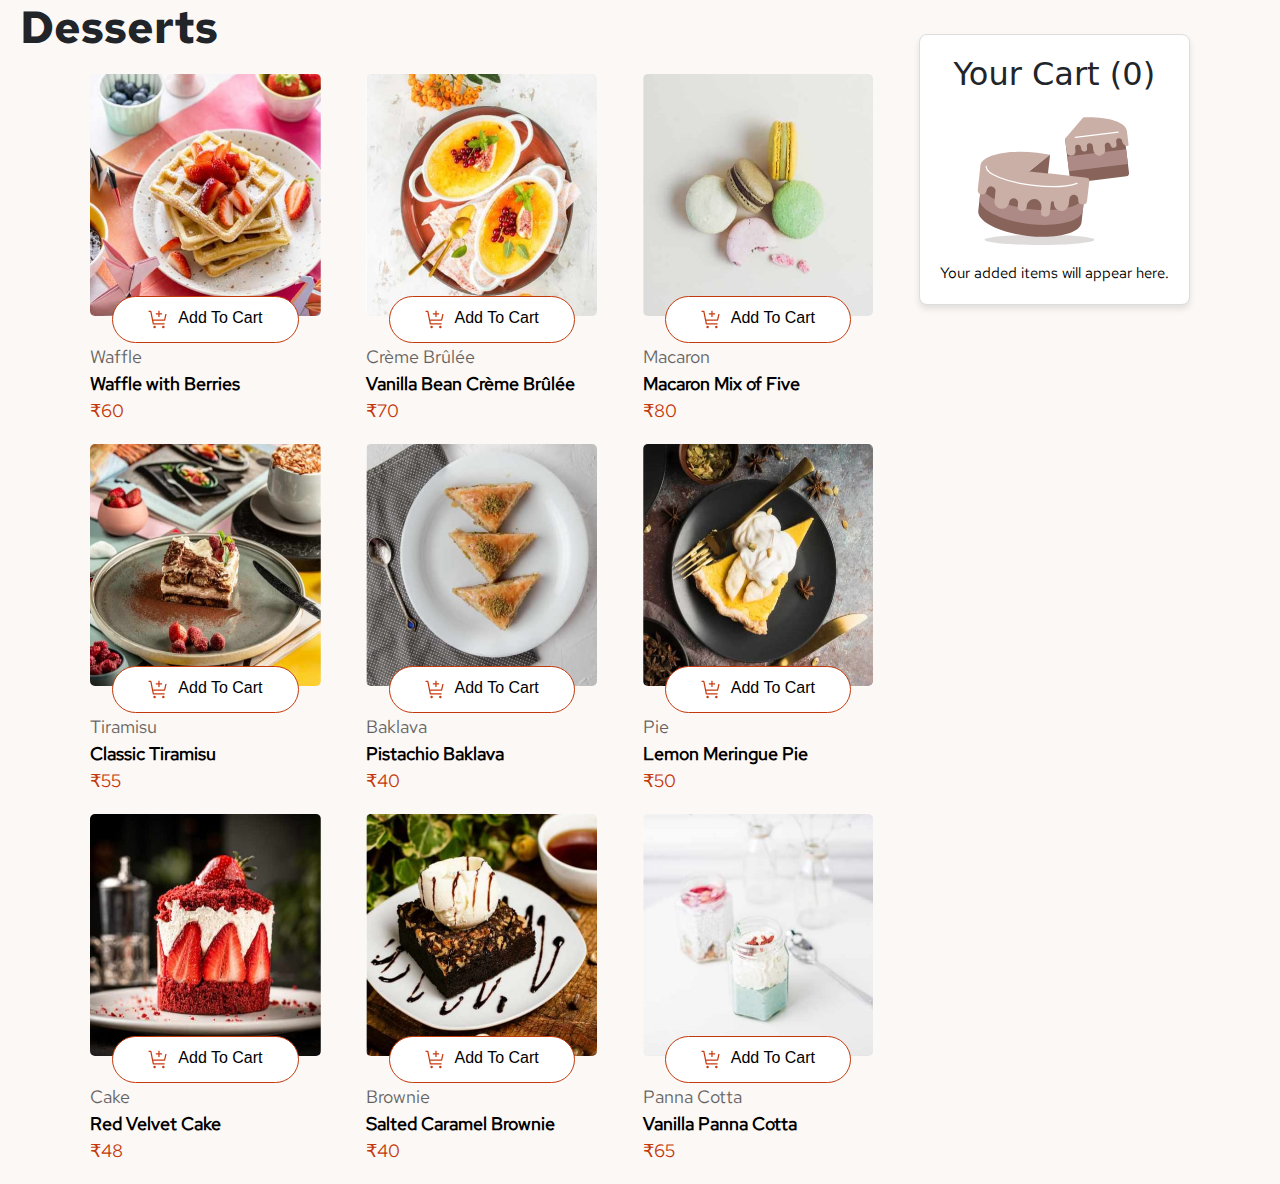
<file: index.html>
<!DOCTYPE html>
<html lang="en">

<head>
  <meta charset="UTF-8">
  <meta name="viewport" content="width=device-width, initial-scale=1.0">
  <!-- Font Awesome for icons -->
  <link href="https://cdnjs.cloudflare.com/ajax/libs/font-awesome/6.7.1/css/all.min.css" rel="stylesheet">
  <!-- Bootstrap for layout and styling -->
  <link href="https://cdn.jsdelivr.net/npm/bootstrap@5.3.3/dist/css/bootstrap.min.css" rel="stylesheet">
  <link rel="icon" type="image/png" sizes="32x32" href="./assets/images/favicon-32x32.png">
  <link rel="stylesheet" href="./style.css">
  <title>FoodCart</title>
</head>

<body>
  <h1><b>Desserts</b></h1>
  <div  id="dim"></div>
  <!-- Product Container -->
  <div class="container">
    <div class="overCont" style="display: none;"  >
      <img src="./assets/images/icon-order-confirmed.svg"  id="confirm" alt="Confirmed">
       <h2>Order Confirmed</h2>
    <div id="overlay"></div>
    <button id ="subNew">Submit New Order</button>
   </div>
    <div class="items">
      <!-- Items will be dynamically generated here -->
    </div>
    <div class="summ">
      <!-- Cart Summary -->
      <h2>Your Cart (<span id="cart-count">0</span>)</h2>
      <div id="cart-items">
        <!-- Cart items will be dynamically displayed here -->
        <img src="./assets/images/illustration-empty-cart.svg" alt="Empty Cart Icon" >
        <p>Your added items will appear here.</p>
      </div>
      
    </div>
  </div>

  <script src="./script.js"></script>
</body>

</html>
</file>
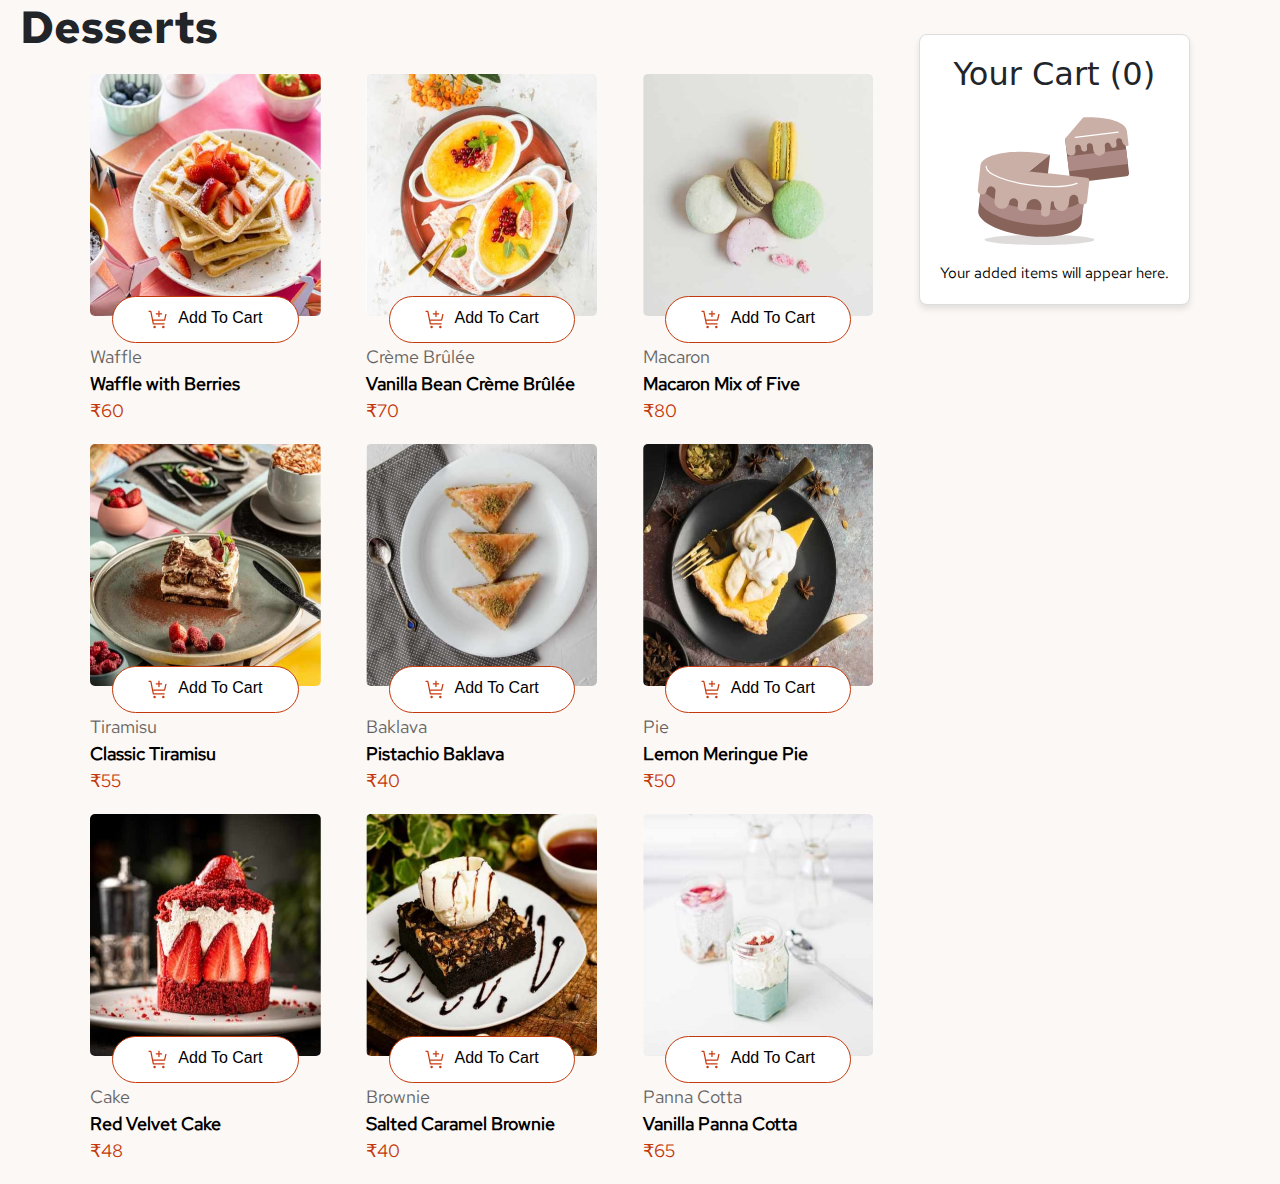
<file: home.html>
<!DOCTYPE html>
<html lang="en">

<head>
  <meta charset="UTF-8">
  <meta name="viewport" content="width=device-width, initial-scale=1.0">
  <!-- Font Awesome for icons -->
  <link href="https://cdnjs.cloudflare.com/ajax/libs/font-awesome/6.7.1/css/all.min.css" rel="stylesheet">
  <!-- Bootstrap for layout and styling -->
  <link href="https://cdn.jsdelivr.net/npm/bootstrap@5.3.3/dist/css/bootstrap.min.css" rel="stylesheet">
  <link rel="icon" type="image/png" sizes="32x32" href="./assets/images/favicon-32x32.png">
  <link rel="stylesheet" href="./style.css">
  <title>FoodCart</title>
</head>

<body>
  <h1><b>Desserts</b></h1>
  <div  id="dim"></div>
  <!-- Product Container -->
  <div class="container">
    <div class="overCont" style="display: none;"  >
      <img src="./assets/images/icon-order-confirmed.svg"  id="confirm" alt="Confirmed">
       <h2>Order Confirmed</h2>
    <div id="overlay">
    </div>
    <button id ="subNew">Submit New Order</button>
  </div>
    <div class="items">
      <!-- Items will be dynamically generated here -->
    </div>
    <div class="summ">
      <!-- Cart Summary -->
      <h2>Your Cart (<span id="cart-count">0</span>)</h2>
      <div id="cart-items">
        <!-- Cart items will be dynamically displayed here -->
        <img src="./assets/images/illustration-empty-cart.svg" alt="Empty Cart Icon" >
        <p>Your added items will appear here.</p>
      </div>
      
    </div>
  </div>

  <script src="./script.js"></script>
</body>

</html>
</file>
<file: style.css>
@font-face {
    font-family: myFont;
    src: url(./assets/fonts/static/RedHatText-Regular.ttf);
}@font-face {
    font-family: myFontB;
    src: url(./assets/fonts/static/RedHatText-Bold.ttf);
}
body, html {
    margin: 0;
    padding: 0;
    background-color: #FCF8F5;
    scroll-behavior: smooth;
}
.container {
    display: grid;
    grid-template-columns: 3fr 1fr; /* Left: 3 parts for items | Right: 1 part for summary */
    gap: 20px;
    padding: 20px;
    align-items: start;
      position: relative;
    display: flex;
    justify-content: center;
}
.items{
    display: grid;
    grid-template-columns: repeat(3, 1fr); /* 3 columns for products */
    gap: 20px;
}
.summ {
    background-color: #fff;
    border: 1px solid #ddd;
    border-radius: 8px;
    padding: 20px;
    box-shadow: 0 4px 6px rgba(0, 0, 0, 0.1);
    text-align: center;
    height: fit-content; /* Adjusts to content height */
    margin-top: -40px;
}
.summ p {
    font-size: 15px;
}
.summ img{
    height: 70%;
    width: 70%;
}
.div {
    height: 350px;
    width: 90%; /* Full width of the grid cell */
    color: white;
    font-size: 20px;
    border-radius: 10px;
    display: flex;
    align-items: center;
    flex-direction: column;
}
.deskimg{
    width: 100%;
    height: 70%;
    margin:0;
    border-radius: 5px;
    display: block;
}
button{
 background:    #ffffff;
border:        1px solid #c4390b;
border-radius: 32px;
padding:       12px 35px;
color:         #000000;
font:          normal normal 16px "Open Sans", sans-serif;
text-align:    center;
margin-top: -20px;
display: flex;

}
.cart {
    height: 21px;
    width: 21px;
}
p{
    color: #000000;
    margin: 0;
    align-self: flex-start;
    font-size: 18px;
    font-family:myFont;
}
.price{
    color: #c4390b;
} 
.title{
    opacity: 0.6;
}
h1{
    margin-left: 20px;
    margin-bottom: 0;
    font-size: 45px;
    font-family: myFontB;
}
.quantity{
    margin: 0 15px 0 15px;
}
.fa-solid{
    color: white;
    margin-top: 6%;
}


.cartIt{
    text-align: left;
    position: relative;
}

#rem{
    height: 25%;
    width: 25%;
    position: absolute; 
    right: 0;
 
}
#submit{
    width: 100%;
    margin-top: 10px;
    background-color: #c4390b;
    color: rgb(255, 255, 255);
    border: none;
    cursor: pointer;
    padding-left: 60px;
}
.overCont {
    position: fixed;
    top: 5%;
    left: 50;
    width: 37%;
    max-height: 85%;
    background-color:rgb(255, 255, 255);
    display: none; 
    z-index: 10000; /* Ensure it appears above other elements */
    display: flex;
    flex-direction: column;
    align-items: center;
    border-radius: 2%;
}
.overCont h2{
  margin-top: 1%;
  margin-left: -34%;
  font-size:xx-large;
   
}

#overlay{
 background-color: #ffffff;   
 width: 80%; 
 border-radius: 3%;
 max-height: 80%;
 margin-top: 1%;

}
.thumb {
    background-color:#FCF8F5;
    padding-left: 0.5%;
    padding-top: 0.5%;
    border-radius: 5px;
    box-shadow: 0px 4px 10px rgba(0, 0, 0, 0.3);
    width: 100%;
    height: 10%;
    font-size:10px;
    margin-bottom: 0.2%;
    display: flex;
  }
  #dim {
    position: fixed;
    top: 0;
    left: 0;
    width: 100vw;
    height: 100vh;
    background: rgba(0, 0, 0, 0.5); /* Semi-transparent black */
    display: none; /* Hidden by default */
    z-index: 1;
  }
  #subNew{
    width: 80%;
    height: 7%;
    margin-top: 3%;
    margin-bottom: 3%;
    background-color: #c4390b;
    color: rgb(255, 255, 255);
    border: none;
    cursor: pointer;
    padding-left: 25%;
    padding-top: 1.5%;
  }
  #confirm {
    height:10%;
    width: 10%;
    margin-top: 2%;
    margin-left: -78%;
  }
  #thumbnail{
    height: 30px;
    width: 30px;
    margin-top: 0;
    margin-right: 1%;
  }
  #myParagraph{
    background-color: #FCF8F5;
    border-radius: 5px;
    box-shadow: 0px 4px 10px rgba(0, 0, 0, 0.3);
    font-size: small;
     padding-top: 1%;
     padding-bottom: 1%;
  }
  .mobileimg{
    display: none;
  }
  /* ///////////////////////////////////////////after Media querries////////////////////////////////////////////////*/
  @media (max-width: 480px) {
        .container {
            gap: 10px;
            padding-left: 20px;
            align-items: start;
            position: relative;
            display: flex;
            flex-direction: column;
            justify-content: center;
        }
          
    
    .items{
        display: grid;
        grid-template-columns: repeat(1, 1fr); /* 3 columns for products */
        gap: 20px;
    }
    .summ {
        margin-top: -5px;
        width: 90%;
    }
    .deskimg{
        display: none;
    }
    .mobileimg{
        display: block;
        width: 100%;
        height: 70%;
        margin:0;
        border-radius: 5px;
      }
      .overCont {
        top: 28%;
        left: 0;
        width: 100%;
        height: 100%;
    }
    #thumbnail {
        height: 33px;
        width: 34px;
    }
    .thumb{
        height: 50%;
        width: 100%;
    }
    #thumbnail{
        height: 90%;
        width: 9%;
      }
    #overlay{
        width: 90%;
    }
  #subNew{
    
        height: 5%;
        padding-top: 2.5%;
    
  }
  }
</file>
